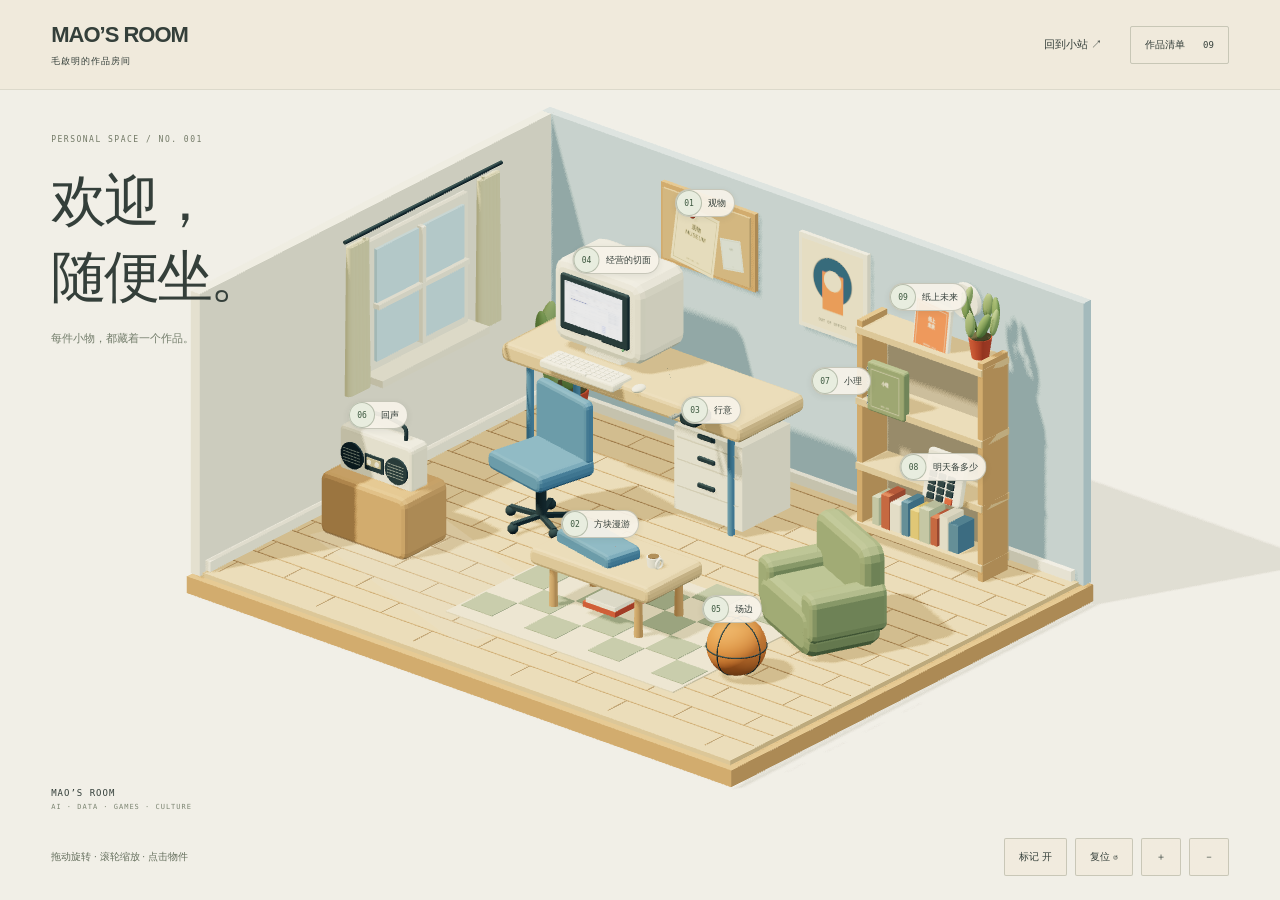
<file: index.html>
<!doctype html><html lang="zh-CN"><head><meta charset="utf-8"><meta name="viewport" content="width=device-width,initial-scale=1"><meta name="theme-color" content="#f0eadc"><meta name="description" content="毛啟明的3D作品房间。转动视角，打开电脑、磁带、游戏机里的九个作品。"><title>MAO'S ROOM / 毛啟明的作品房间</title><link rel="icon" href="/game.svg"><link rel="stylesheet" href="/common.css?v=github1"><link rel="stylesheet" href="/room.css?v=github1"><script type="importmap">{"imports":{"three":"/three.module.js","three/addons/controls/OrbitControls.js":"/OrbitControls.js"}}</script></head><body>
<header class="room-head"><a href="/home.html" class="room-brand">MAO’S ROOM<span>毛啟明的作品房间</span></a><nav><a href="/home.html">回到小站 ↗</a><button id="list-toggle" aria-expanded="false" aria-controls="collection">作品清单 <span>09</span></button></nav></header>
<main id="room-main"><section id="scene" aria-label="可旋转的3D作品房间"><div class="room-heading"><span>PERSONAL SPACE / NO. 001</span><h1>欢迎，<br>随便坐。</h1><p>每件小物，都藏着一个作品。</p></div><div id="canvas-host"></div><div id="markers"></div><div id="loading" role="status">正在打开房间<span>···</span></div><div class="room-caption"><span>MAO’S ROOM</span><span>AI · DATA · GAMES · CULTURE</span></div><div class="controls"><span id="hint">拖动旋转 · 滚轮缩放 · 点击物件</span><div><button id="labels" aria-pressed="true" title="显示或隐藏作品标记">标记 开</button><button id="reset" title="恢复默认视角">复位 ↺</button><button id="zoom-in" aria-label="放大房间">＋</button><button id="zoom-out" aria-label="缩小房间">－</button></div></div></section>
<aside id="collection" hidden aria-label="全部九个作品"><div class="collection-head"><span>房间里的作品 / 09</span><button id="list-close" aria-label="关闭作品清单">×</button></div><div id="project-list"></div><a class="all-source" href="https://github.com/wittlud7" target="_blank" rel="noopener">全部 GitHub 源码 ↗</a></aside></main>
<div id="hover-name" role="status" aria-live="polite"></div><dialog id="project-dialog" aria-labelledby="dialog-title"></dialog><script type="module" src="/room.js?v=github1"></script></body></html>
</file>
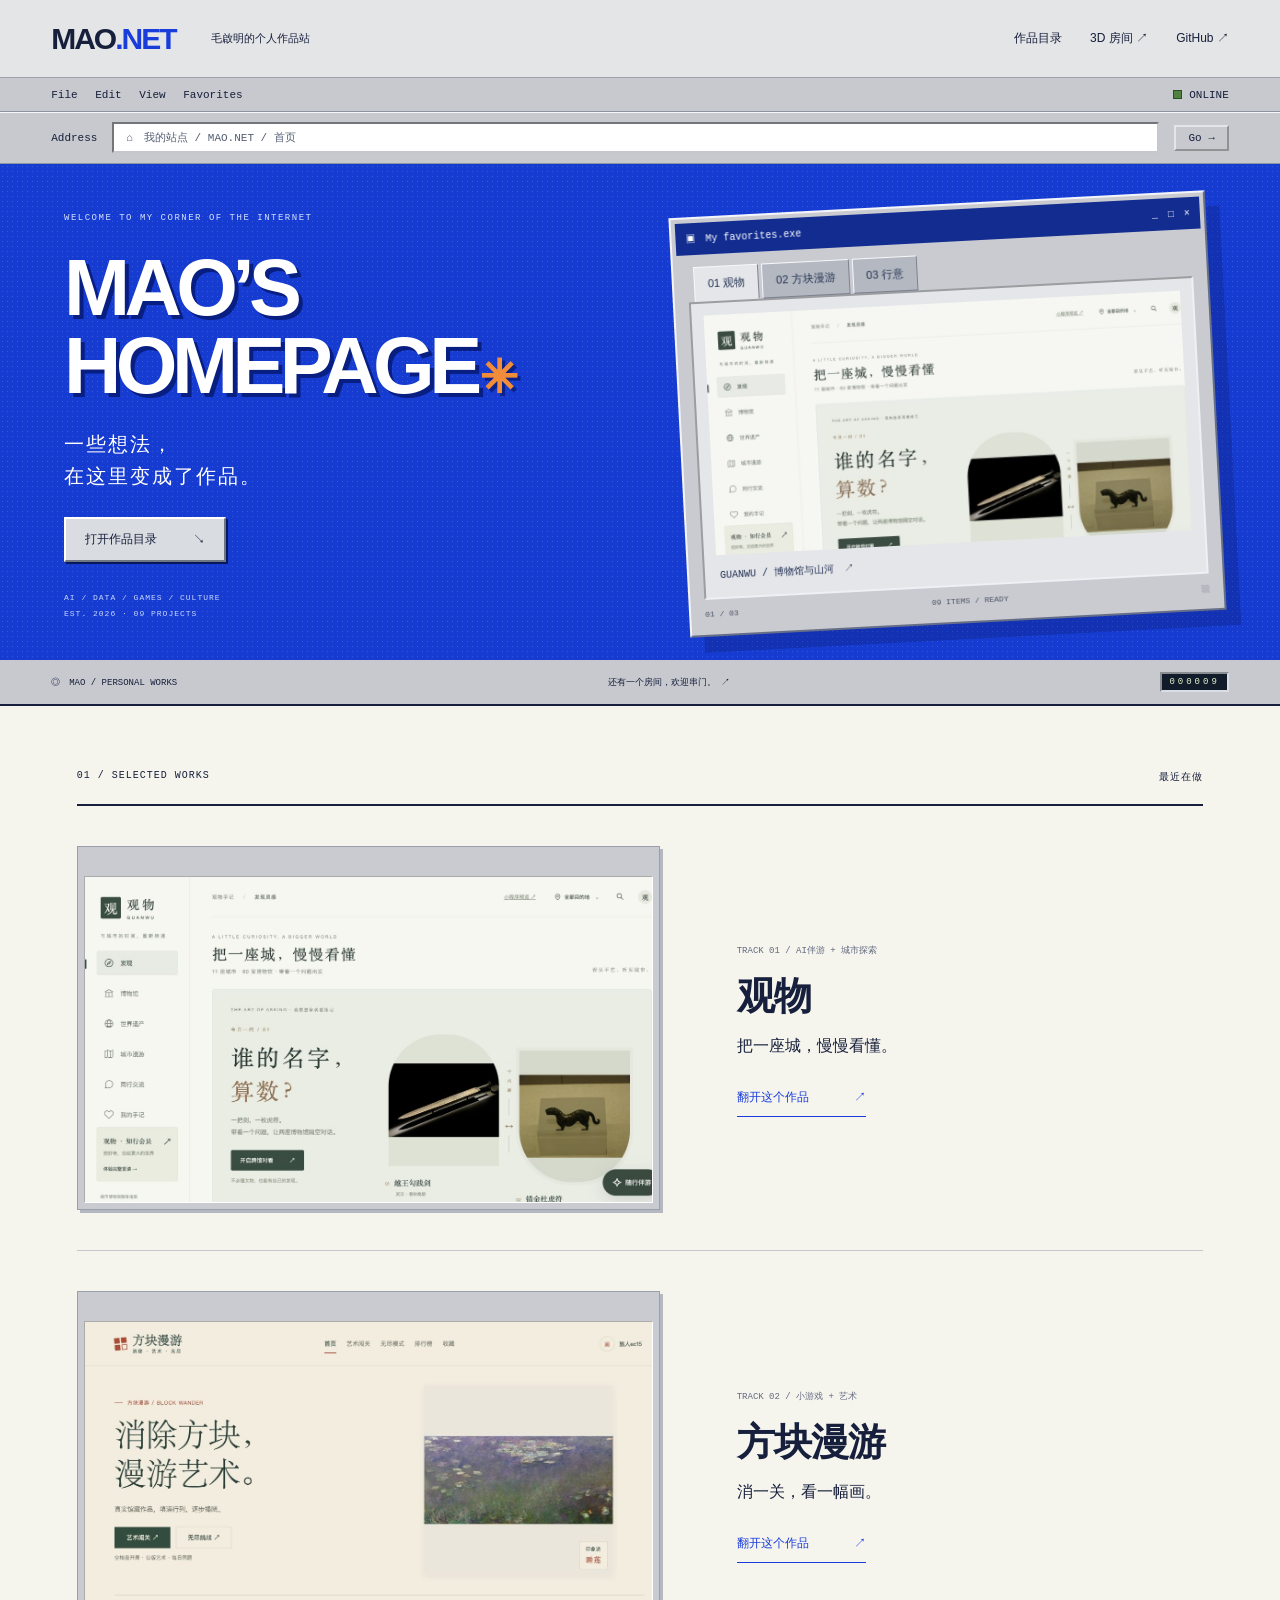
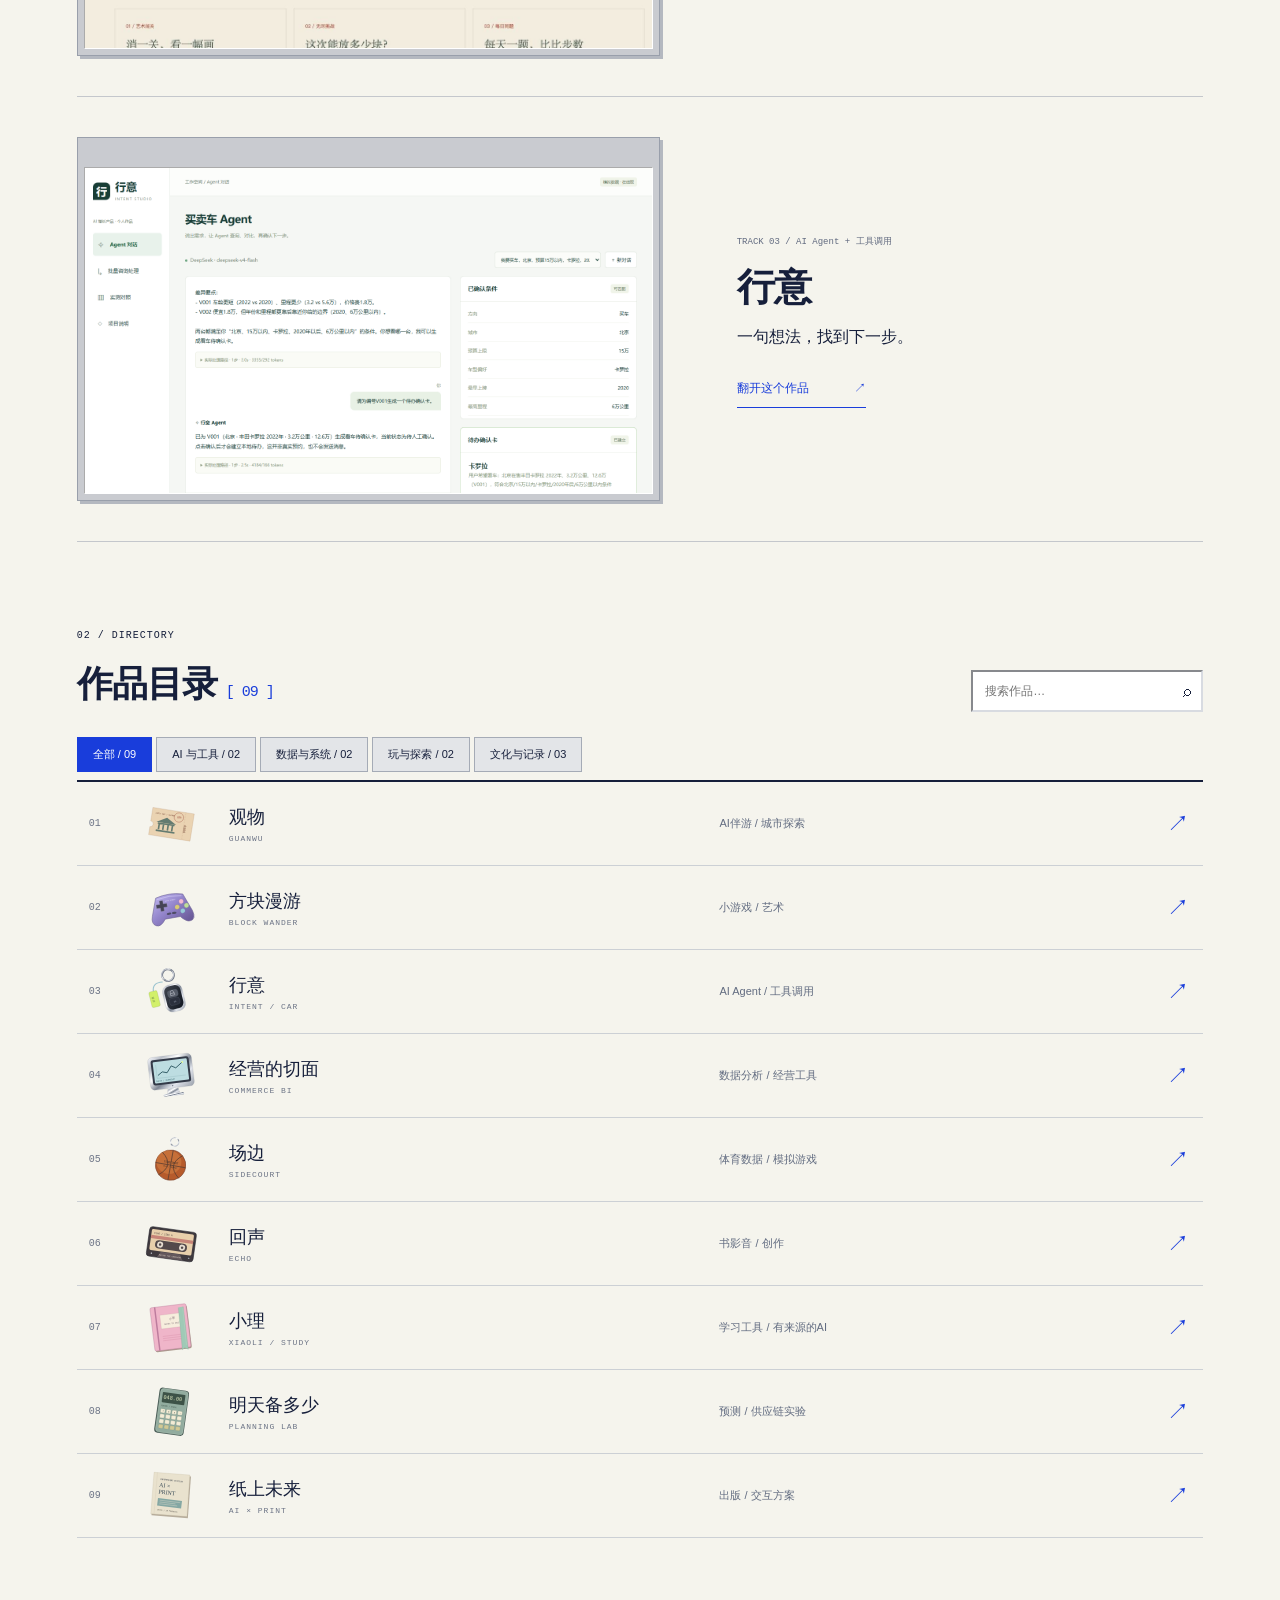
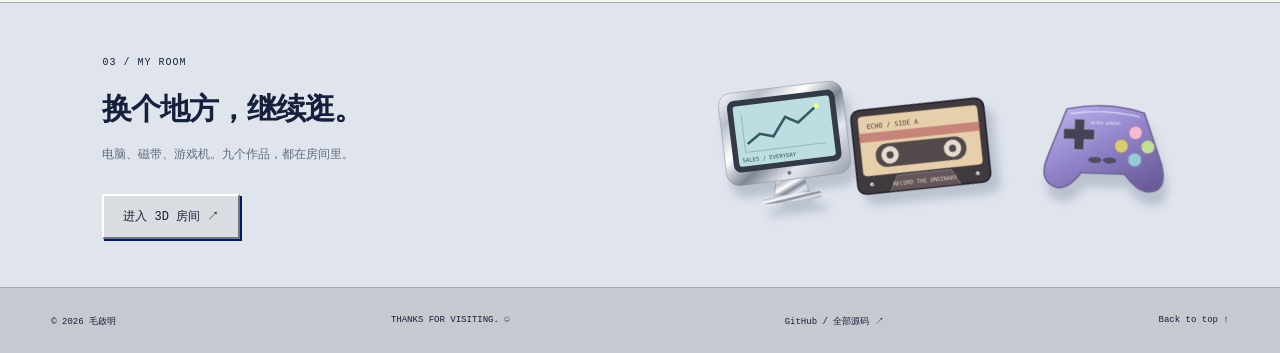
<file: home.html>
<!doctype html><html lang="zh-CN"><head><meta charset="utf-8"><meta name="viewport" content="width=device-width,initial-scale=1"><meta name="theme-color" content="#c4c6c9"><meta name="description" content="毛啟明的个人作品站。九个关于 AI、数据、游戏与文化的数字实验。"><title>MAO.NET / 毛啟明的作品站</title><link rel="icon" href="/bi.svg"><link rel="stylesheet" href="/common.css?v=github1"><link rel="stylesheet" href="/style.css?v=github1"></head><body>
<header class="site-head"><a class="brand" href="/home.html">MAO<span>.NET</span></a><span class="head-note">毛啟明的个人作品站</span><nav><a href="#work">作品目录</a><a href="/">3D 房间 ↗</a><a href="https://github.com/wittlud7" target="_blank" rel="noopener">GitHub ↗</a></nav></header>
<main><section class="hero"><div class="desktop-menu"><span>File　 Edit　 View　 Favorites</span><span class="online"><i></i> ONLINE</span></div><div class="desktop-address"><span>Address</span><span class="address-field">⌂　我的站点 / MAO.NET / 首页</span><a href="#work">Go →</a></div><div class="hero-content"><div class="hero-copy"><span class="eyebrow">WELCOME TO MY CORNER OF THE INTERNET</span><h1>MAO’S<br>HOMEPAGE<span class="pixel-star">✳</span></h1><p>一些想法，<br>在这里变成了作品。</p><a class="retro-button" href="#work">打开作品目录 <span>↘</span></a><div class="hero-meta"><span>AI / DATA / GAMES / CULTURE</span><span>EST. 2026 · 09 PROJECTS</span></div></div><div class="hero-explorer"><div class="window-title"><span>▣　My favorites.exe</span><span>_　□　×</span></div><div class="explorer-body"><div class="preview-tabs" role="tablist" aria-label="精选作品"><button role="tab" aria-selected="true" data-preview="travel">01 观物</button><button role="tab" aria-selected="false" data-preview="game">02 方块漫游</button><button role="tab" aria-selected="false" data-preview="car">03 行意</button></div><button id="hero-preview" class="hero-preview" aria-label="查看观物详情"><img id="preview-image" src="/travel.png" alt="观物真实作品页面"><span id="preview-caption">GUANWU / 博物馆与山河　↗</span></button><div class="window-status"><span id="preview-status">01 / 03</span><span>09 ITEMS / READY</span><span>▧</span></div></div></div></div><div class="hero-bottom"><span>◎　MAO / PERSONAL WORKS</span><a href="/">还有一个房间，欢迎串门。 ↗</a><span class="counter">000009</span></div></section>
<section id="selected" class="selected"><div class="section-kicker"><span>01 / SELECTED WORKS</span><span>最近在做</span></div><div id="features"></div></section>
<section id="work" class="all-work"><div class="index-head"><div><span class="section-kicker">02 / DIRECTORY</span><h2>作品目录 <span>[ 09 ]</span></h2></div><label class="search"><span class="sr-only">搜索作品</span><input id="search" type="search" placeholder="搜索作品…" autocomplete="off"><span aria-hidden="true">⌕</span></label></div><div id="filters" class="filters" aria-label="按创作类型筛选"></div><p id="result-count" class="sr-only" aria-live="polite"></p><div id="project-index"></div><p id="empty" hidden>没有找到，换个关键词试试。</p></section>
<section class="object-invite"><div><span class="section-kicker">03 / MY ROOM</span><h2>换个地方，继续逛。</h2><p>电脑、磁带、游戏机。九个作品，都在房间里。</p><a class="retro-button" href="/">进入 3D 房间 ↗</a></div><div class="invite-objects" aria-hidden="true"><img src="/bi.svg" alt=""><img src="/echo.svg" alt=""><img src="/game.svg" alt=""></div></section>
</main><footer><span>© 2026 毛啟明</span><span>THANKS FOR VISITING. ☺</span><a href="https://github.com/wittlud7" target="_blank" rel="noopener">GitHub / 全部源码 ↗</a><a href="#">Back to top ↑</a></footer><dialog id="project-dialog" aria-labelledby="dialog-title"></dialog><script type="module" src="/app.js?v=github1"></script></body></html>
</file>
<file: common.css>
*{box-sizing:border-box}html{scroll-behavior:smooth}body{margin:0;font-family:-apple-system,BlinkMacSystemFont,"PingFang SC","Microsoft YaHei",sans-serif;color:#20221e}button,input{font:inherit}a{color:inherit;text-underline-offset:5px}button{color:inherit}button,a,input{ -webkit-tap-highlight-color:transparent}button,a{touch-action:manipulation}button:focus-visible,a:focus-visible,input:focus-visible,summary:focus-visible{outline:3px solid #7d5bd3;outline-offset:6px}button{cursor:pointer}img{max-width:100%;display:block}.sr-only{position:absolute;width:1px;height:1px;overflow:hidden;clip-path:inset(50%)}[hidden]{display:none!important}dialog{position:fixed;width:min(1000px,calc(100vw - 40px));max-height:90svh;padding:0;border:1px solid #262a26;background:#f8f6ed;color:#23251f;overflow:auto;box-shadow:14px 14px 0 #181c2350}dialog::backdrop{background:#15191caa;backdrop-filter:blur(7px)}.dialog-top{display:flex;justify-content:space-between;align-items:center;padding:17px 25px;border-bottom:1px solid #a6a798;font:11px ui-monospace,monospace;position:sticky;top:0;background:#f8f6ed;z-index:2}.dialog-close{border:1px solid #262a26;background:transparent;width:36px;height:36px;font-size:22px}.dialog-cover{height:270px;display:grid;place-items:center;overflow:hidden;background:var(--project-color)}.dialog-cover>img{width:100%;height:100%;object-fit:cover;object-position:top}.dialog-cover>img.is-object{width:260px;object-fit:contain;filter:drop-shadow(6px 18px 10px #20222e40)}.dialog-body{padding:34px;display:grid;grid-template-columns:1fr 1fr;gap:30px}.dialog-body h2{font-size:38px;font-weight:650;letter-spacing:-2px;margin:6px 0 16px}.dialog-en{font:11px ui-monospace,monospace;letter-spacing:1px}.dialog-story{font-size:15px;line-height:1.9;margin:0 0 24px}.dialog-desc{font-size:13px;line-height:1.9;color:#555b51}.dialog-desc h3{font-size:12px;font-weight:600;color:#252a23;margin:0 0 10px}.dialog-desc details{border-top:1px solid #c5c7b9;padding-top:12px;margin-top:18px;font-size:11px}.dialog-desc summary{cursor:pointer}.dialog-actions{display:flex;gap:10px;flex-wrap:wrap;margin:24px 0 0}.dialog-actions a{padding:12px 17px;font-size:12px;border:1px solid #252a23;text-decoration:none;min-height:44px}.dialog-actions a:first-child{background:#252a23;color:#f3f3df}.dialog-nav{display:flex;justify-content:space-between;border-top:1px solid #a6a798;padding:14px 25px}.dialog-nav button{border:0;background:none;font:11px ui-monospace,monospace;padding:12px}.dialog-nav span{align-self:center;font:10px ui-monospace,monospace}@media(max-width:650px){dialog{width:calc(100vw - 24px);max-height:92svh;box-shadow:5px 5px 0 #181c2350}.dialog-cover{height:180px}.dialog-body{padding:24px;grid-template-columns:1fr;gap:16px}.dialog-body h2{font-size:30px}.dialog-top{padding:10px 18px}.dialog-story{font-size:14px}.dialog-nav{padding:10px 14px}}@media(prefers-reduced-motion:reduce){html{scroll-behavior:auto}*,*::before,*::after{animation:none!important;transition:none!important}}

.delivery-note{font-size:11px;line-height:1.8;color:#6a705f;margin-top:15px}
</file>
<file: room.css>
:root{--ink:#343f3a;--bg:#f0eadc}body{background:var(--bg);color:var(--ink);overflow:hidden}a{text-decoration:none}.room-head{height:90px;display:flex;align-items:center;justify-content:space-between;gap:25px;padding:0 4vw;border-bottom:1px solid #7d8a762b;position:relative;z-index:5}.room-brand{font:900 22px 'Arial Black',Arial,sans-serif;letter-spacing:-1px}.room-brand span{display:block;font:9px sans-serif;letter-spacing:1px;margin-top:7px}.room-head nav{display:flex;gap:28px;align-items:center;font-size:11px}.room-head button,.controls button{background:none;border:1px solid #78816c55;min-height:38px;padding:8px 14px;font-size:10px;border-radius:2px}.room-head button span{font:9px monospace;margin-left:15px}.room-head button:hover,.controls button:hover{background:#e0dfcb}#room-main{position:relative}#scene{height:calc(100svh - 90px);min-height:420px;position:relative;overflow:hidden}#canvas-host{position:absolute;inset:0}#canvas-host canvas{display:block;width:100%;height:100%;touch-action:none;outline-offset:-5px}.room-heading{position:absolute;left:4vw;top:38px;z-index:2;pointer-events:none}.room-heading>span{font:8px ui-monospace,monospace;letter-spacing:1.5px;color:#727966}.room-heading h1{font-size:clamp(35px,4.4vw,67px);line-height:1.35;font-weight:500;letter-spacing:-3px;margin:17px 0 16px}.room-heading p{font-size:11px;color:#737d6b}.room-caption{position:absolute;left:4vw;bottom:86px;font:9px/1.8 ui-monospace,monospace;letter-spacing:1px;pointer-events:none;display:flex;flex-direction:column}.room-caption span:last-child{font-size:7px;color:#7d8673}.controls{position:absolute;bottom:24px;left:4vw;right:4vw;display:flex;justify-content:space-between;align-items:center;gap:20px;z-index:4}.controls>span{font-size:10px;color:#66705e}.controls>div{display:flex;gap:8px}.controls button{background:#f0eadcce;backdrop-filter:blur(6px)}#markers{position:absolute;inset:0;pointer-events:none;z-index:3}.marker{position:absolute;left:0;top:0;display:flex;align-items:center;gap:6px;padding:0 8px 0 0;background:#f7f3e9ed;border:1px solid #69735e55;border-radius:30px;box-shadow:0 2px 6px #383b3414;pointer-events:auto;white-space:nowrap;font-size:9px;min-height:27px;transition:opacity .2s,background .2s;will-change:transform}.marker b{font:8px ui-monospace,monospace;display:grid;place-items:center;width:26px;height:26px;border-radius:50%;border:1px solid #8b957e88;color:#3b573e;background:#e8eddf}.marker:hover,.marker.highlight{background:#fff;box-shadow:0 2px 8px #323f3230}.marker:hover b,.marker.highlight b{color:#fff;background:#56734c;border-color:#56734c}.markers-off .marker{opacity:0;pointer-events:none}#loading{position:absolute;inset:0;display:flex;gap:5px;align-items:center;justify-content:center;background:var(--bg);z-index:6;font-size:12px;transition:opacity .5s}#loading.done{opacity:0;pointer-events:none}#loading span{letter-spacing:3px;animation:loading 1s steps(3) infinite}#collection{position:absolute;right:28px;top:20px;bottom:24px;width:300px;max-height:calc(100svh - 134px);overflow:auto;z-index:8;background:#f6f3e9f5;backdrop-filter:blur(12px);border:1px solid #89917b66;box-shadow:0 15px 50px #343c3426;padding:20px}.collection-head{display:flex;justify-content:space-between;align-items:center;font-size:12px;border-bottom:1px solid #a2ac9466;padding-bottom:10px}.collection-head button{background:none;border:0;font-size:22px;width:32px;height:32px}.collection-item{display:flex;align-items:center;gap:14px;text-align:left;width:100%;border:0;border-bottom:1px solid #a2ac9433;padding:8px 0;background:none}.collection-item img{width:55px;height:55px;object-fit:contain}.collection-item>span{font-size:13px}.collection-item small{display:block;font-size:9px;line-height:1.7;color:#7a826e;margin-top:3px}.collection-item:hover{background:#e8eddf}.all-source{display:inline-block;font-size:10px;margin-top:20px}#hover-name{position:fixed;left:50%;bottom:100px;translate:-50% 0;font-size:11px;padding:10px 18px;background:#344b3ee6;color:#fff;border-radius:25px;pointer-events:none;opacity:0;transition:opacity .2s;z-index:4}#hover-name.visible{opacity:1}body.fallback{overflow:auto}.fallback #scene{min-height:350px;height:45svh}.fallback #collection{display:block;position:relative;inset:auto;width:auto;max-height:none;margin:20px;background:none;box-shadow:none}.fallback .controls,.fallback .room-caption{display:none}.fallback #loading{padding-top:190px;background:transparent;font-size:11px}body.fallback .room-heading h1{font-size:38px}@keyframes loading{to{opacity:.3}}@media(max-width:760px){.room-head{height:74px;padding:0 20px;gap:12px}.room-brand{font-size:17px}.room-brand span{font-size:8px;letter-spacing:0}.room-head nav{gap:12px;font-size:9px}.room-head button{padding:7px 9px;font-size:9px;min-height:35px}.room-head button span{display:none}#scene{height:calc(100svh - 74px);min-height:500px}.room-heading{left:24px;top:25px}.room-heading>span{font-size:7px;letter-spacing:1px}.room-heading h1{font-size:34px;letter-spacing:-1px;line-height:1.3;margin:10px 0}.room-heading h1 br{display:none}.room-heading p{font-size:9px;margin:8px 0}.marker{padding:0;border:0;min-height:25px;background:none;box-shadow:0 1px 5px #263b321f}.marker b{width:25px;height:25px;font-size:8px;background:#f7f3e9ed}.marker span{display:none}.controls{bottom:22px;left:20px;right:20px;display:block}.controls>span{font-size:9px;display:block;text-align:center;margin-bottom:12px}.controls>div{justify-content:center;gap:8px}.controls button{font-size:9px;min-height:36px;padding:7px 13px}.room-caption{left:24px;bottom:115px;font-size:8px}.room-caption span:last-child{display:none}#collection{right:12px;top:12px;bottom:12px;width:calc(100% - 24px);max-height:calc(100svh - 98px);padding:18px 22px}.collection-item{padding:6px 0}.collection-item img{height:48px}#hover-name{bottom:135px;white-space:nowrap;font-size:10px}}
</file>
<file: style.css>
:root{--blue:#193ddb;--ink:#161f3b;--paper:#f5f4ed;--silver:#c7c9ce}body{background:var(--paper);color:var(--ink)}a{text-decoration:none}button{color:inherit}.site-head{height:78px;display:flex;align-items:center;padding:0 4vw;gap:35px;background:#e4e5e7;border-bottom:1px solid #9ca1ad}.brand{font:900 30px/1 'Arial Black',Arial,sans-serif;letter-spacing:-2px}.brand span{color:var(--blue)}.head-note{font-size:11px}.site-head nav{margin-left:auto;display:flex;gap:28px;font-size:12px}.site-head nav a:hover{text-decoration:underline}.hero{background:var(--silver);border-bottom:2px solid var(--ink)}.desktop-menu,.desktop-address{display:flex;align-items:center;justify-content:space-between;font:11px ui-monospace,monospace;padding:9px 4vw;border-bottom:1px solid #8c929e;box-shadow:0 1px #f5f6f8}.online{display:flex;gap:8px;align-items:center}.online i{width:7px;height:7px;background:#528142;box-shadow:0 0 0 1px #285120}.desktop-address{gap:15px;padding-block:10px}.address-field{background:#fff;border:2px inset #c5c7cc;flex:1;padding:6px 12px;color:#545e72}.desktop-address>a{padding:5px 12px;border:2px outset #e4e5e8}.hero-content{background-color:#163bd0;background-image:radial-gradient(#ffffff26 .7px,transparent .7px);background-size:5px 5px;min-height:540px;display:grid;grid-template-columns:1.05fr 1fr;align-items:center;gap:4vw;padding:55px 5vw 50px;color:#fff;position:relative;overflow:hidden}.hero-copy{position:relative;z-index:1}.eyebrow{font:9px ui-monospace,monospace;letter-spacing:1.5px;color:#d5e1ff}h1{font:900 clamp(44px,6.2vw,100px)/.98 'Arial Black',Arial,sans-serif;letter-spacing:-.07em;margin:25px 0 22px;text-shadow:4px 4px 0 #081e81}.pixel-star{font-family:monospace;display:inline-block;color:#f08c3a;font-size:.75em;margin-left:4px;text-shadow:3px 3px #09218c}.hero-copy>p{font-size:20px;line-height:1.6;letter-spacing:2px;margin:20px 0 25px}.retro-button{display:inline-flex;align-items:center;justify-content:space-between;gap:36px;background:#d9dce0;border:2px solid;border-color:#fff #707584 #707584 #fff;color:var(--ink);padding:12px 19px;font:12px ui-monospace,monospace;box-shadow:2px 2px #07185b;min-height:44px}.retro-button:hover{background:#fff}.retro-button:active{border-style:inset;transform:translate(1px,1px)}.hero-meta{font:8px/2 ui-monospace,monospace;display:flex;flex-direction:column;letter-spacing:1px;margin-top:28px;color:#c8d7ff}.hero-explorer{transform:rotate(-3deg);background:#c9cbd0;padding:4px;box-shadow:14px 16px 0 #071b714d;border:2px solid;border-color:#f3f5fa #666f87 #666f87 #f3f5fa;animation:boot .65s ease-out both;min-width:0}.window-title{background:#122c90;display:flex;justify-content:space-between;padding:9px 10px;color:#fff;font:10px ui-monospace,monospace}.explorer-body{padding:12px 10px 0}.preview-tabs{display:flex;gap:3px;padding-left:6px}.preview-tabs button{border:1px solid;border-color:#f7f8fb #7c8290 #7c8290 #f7f8fb;padding:9px 13px;background:#b3b8c1;font-size:11px;position:relative}.preview-tabs button[aria-selected=true]{background:#e4e6e9;border-bottom-color:#e4e6e9;z-index:1}.hero-preview{border:2px inset #edf0f4;padding:12px;background:#e4e6e9;display:block;width:100%;text-align:left}.hero-preview img{width:100%;height:240px;object-fit:cover;object-position:top;filter:saturate(.85)}.hero-preview>span{display:block;padding:13px 3px 3px;color:#243155;font:10px ui-monospace,monospace}.hero-preview:hover img{filter:saturate(1.1)}.window-status{display:flex;justify-content:space-between;gap:10px;font:8px ui-monospace,monospace;color:#4c5364;padding:10px 0}.hero-bottom{padding:12px 4vw;display:flex;align-items:center;justify-content:space-between;gap:20px;font:9px ui-monospace,monospace}.counter{background:#111b29;color:#e6f5cf;border:2px inset #d9dde5;padding:3px 7px;letter-spacing:3px}.selected,.all-work{padding:64px 6vw}.section-kicker{font:10px ui-monospace,monospace;letter-spacing:1px}.selected>.section-kicker{display:flex;justify-content:space-between;padding-bottom:20px;border-bottom:2px solid var(--ink)}.feature{display:grid;grid-template-columns:1.25fr 1fr;gap:6vw;align-items:center;padding:40px 0;border-bottom:1px solid #c4c7cc}.feature-art{position:relative;border:1px solid #999fab;padding:29px 6px 6px;background:#c9cbd0;aspect-ratio:1.6;width:100%;transition:transform .25s;overflow:hidden;box-shadow:3px 3px 0 #b4b8c0}.feature-art::before{content:'▣  '+attr(aria-label);position:absolute;left:6px;top:5px;right:6px;background:#203d9d;color:#fff;text-align:left;padding:4px 8px;font:9px ui-monospace,monospace}.feature-art:hover{transform:translateY(-4px)}.feature-art img{width:100%;height:100%;object-fit:cover;object-position:top;border:1px inset #fff}.feature-stamp{display:none}.feature-meta{font:9px ui-monospace,monospace;color:#626b80}.feature h2{font-size:clamp(28px,3vw,44px);letter-spacing:-1px;margin:14px 0}.feature .line{font-size:16px;margin:0 0 22px}.feature p:not(.line){display:none}.text-link{border:0;border-bottom:1px solid var(--blue);color:var(--blue);padding:10px 0;background:none;font-size:12px;display:inline-flex;gap:45px}.all-work{padding-top:18px}.index-head{display:flex;justify-content:space-between;align-items:end;gap:24px}.index-head h2{font-size:36px;letter-spacing:-1px;margin:18px 0 28px}.index-head h2 span{font:15px ui-monospace,monospace;color:var(--blue)}.search{display:flex;align-items:center;border:2px inset #d8dbe1;padding:10px;background:#fff;margin-bottom:25px}.search input{width:200px;border:0;background:none;font-size:12px;min-width:0}.filters{display:flex;flex-wrap:wrap;gap:4px;border-bottom:2px solid var(--ink);padding-bottom:8px}.filters button{border:1px solid #a5abb6;background:#e3e5e8;padding:9px 15px;font-size:11px}.filters button.active{background:var(--blue);color:#fff;border-color:var(--blue)}.index-row{display:grid;grid-template-columns:30px 70px 1.1fr 1fr 24px;gap:20px;align-items:center;padding:9px 12px;width:100%;border:0;border-bottom:1px solid #ccd0d5;background:none;text-align:left;transition:background .15s}.index-row:hover{background:#e5eafa}.index-number{font:10px ui-monospace,monospace;color:#6c7486}.index-row img{width:65px;height:65px;object-fit:contain}.index-title{font-size:18px}.index-title small{display:block;font:8px ui-monospace,monospace;letter-spacing:1px;color:#6c7486;margin-top:5px}.index-tags{font-size:11px;color:#626c81}.index-arrow{font-size:22px;color:var(--blue)}.object-invite{background:#dfe4ed;border-block:1px solid #a1a8b6;display:flex;align-items:center;justify-content:space-between;gap:30px;padding:48px 8vw}.object-invite h2{font-size:30px;font-weight:600;letter-spacing:-1px;margin:20px 0 14px}.object-invite p{font-size:12px;line-height:1.8;color:#626c81}.object-invite .retro-button{margin-top:16px}.invite-objects{display:flex;align-items:center;width:45%;gap:0}.invite-objects img{width:38%;filter:drop-shadow(6px 12px 4px #1a2d4e30);transition:transform .3s}.invite-objects img:nth-child(2){transform:rotate(-14deg);margin-left:-10%}.invite-objects img:nth-child(3){transform:rotate(12deg)}.object-invite:hover img{transform:translateY(-8px)}footer{display:flex;justify-content:space-between;gap:24px;flex-wrap:wrap;padding:27px 4vw;font:9px ui-monospace,monospace;background:#c6c9cf}.reveal{animation:boot .5s ease both}@keyframes boot{from{opacity:0;translate:0 15px}to{opacity:1;translate:0 0}}@media(max-width:760px){.site-head{height:67px;padding:0 18px;gap:14px}.brand{font-size:26px}.head-note{display:none}.site-head nav{gap:16px;font-size:10px}.site-head nav>a:last-child{display:none}.desktop-menu,.desktop-address{padding-left:18px;padding-right:18px;font-size:9px}.desktop-address{gap:8px}.address-field{padding:6px 5px;overflow:hidden;white-space:nowrap;font-size:8px}.desktop-address>a{padding:5px 6px}.hero-content{grid-template-columns:1fr;padding:30px 23px 35px;gap:30px;min-height:0}.eyebrow{font-size:7px;letter-spacing:1px}h1{font-size:14vw;margin:16px 0;line-height:.95}.hero-copy>p{font-size:15px;line-height:1.7;margin:15px 0;letter-spacing:1px}.hero-copy>p br{display:none}.hero-meta{display:none}.hero-explorer{transform:rotate(-2deg);margin:0 5px 5px}.hero-preview img{height:150px}.hero-preview{padding:7px}.preview-tabs button{padding:7px 10px;font-size:9px}.window-title{font-size:9px}.hero-preview>span{font-size:8px}.window-status{font-size:7px}.hero-bottom{padding:10px 18px;font-size:8px;gap:10px}.hero-bottom>span:first-child{display:none}.selected,.all-work{padding:38px 20px}.section-kicker{font-size:8px}.feature{grid-template-columns:1fr;gap:22px;padding:28px 0}.feature h2{font-size:29px;margin:9px 0}.feature .line{font-size:14px;margin-bottom:12px}.feature-meta{font-size:8px}.text-link{font-size:11px;padding:8px 0}.index-head{display:block}.index-head h2{font-size:30px}.search{margin-bottom:18px;justify-content:space-between}.search input{width:100%}.filters{gap:4px}.filters button{font-size:9px;padding:8px 9px}.index-row{grid-template-columns:20px 48px 1fr 20px;gap:10px;padding:9px 0}.index-row img{width:48px;height:55px}.index-title{font-size:16px}.index-tags{display:none}.index-number{font-size:9px}.index-title small{font-size:7px}.object-invite{display:block;padding:36px 24px}.object-invite h2{font-size:26px}.invite-objects{width:85%;margin:25px auto 0}.invite-objects img{max-height:145px}.object-invite p{font-size:11px}footer{padding:24px 20px;font-size:8px;gap:18px}footer>span:nth-child(2){display:none}}@media(prefers-reduced-motion:reduce){.hero-explorer{animation:none}.feature-art,.index-row{transition:none}}
body>.dialog-top{background:#163485}dialog .dialog-top{background:#1d3b9d;color:#fff;border-color:#10205c}dialog .dialog-close{border-color:#fff;color:#fff}button:focus-visible,a:focus-visible,input:focus-visible{outline-color:#d7822f}
@media(min-width:761px){.hero-content{min-height:480px;padding-top:40px;padding-bottom:36px}}.preview-tabs button{color:#263454}
</file>
